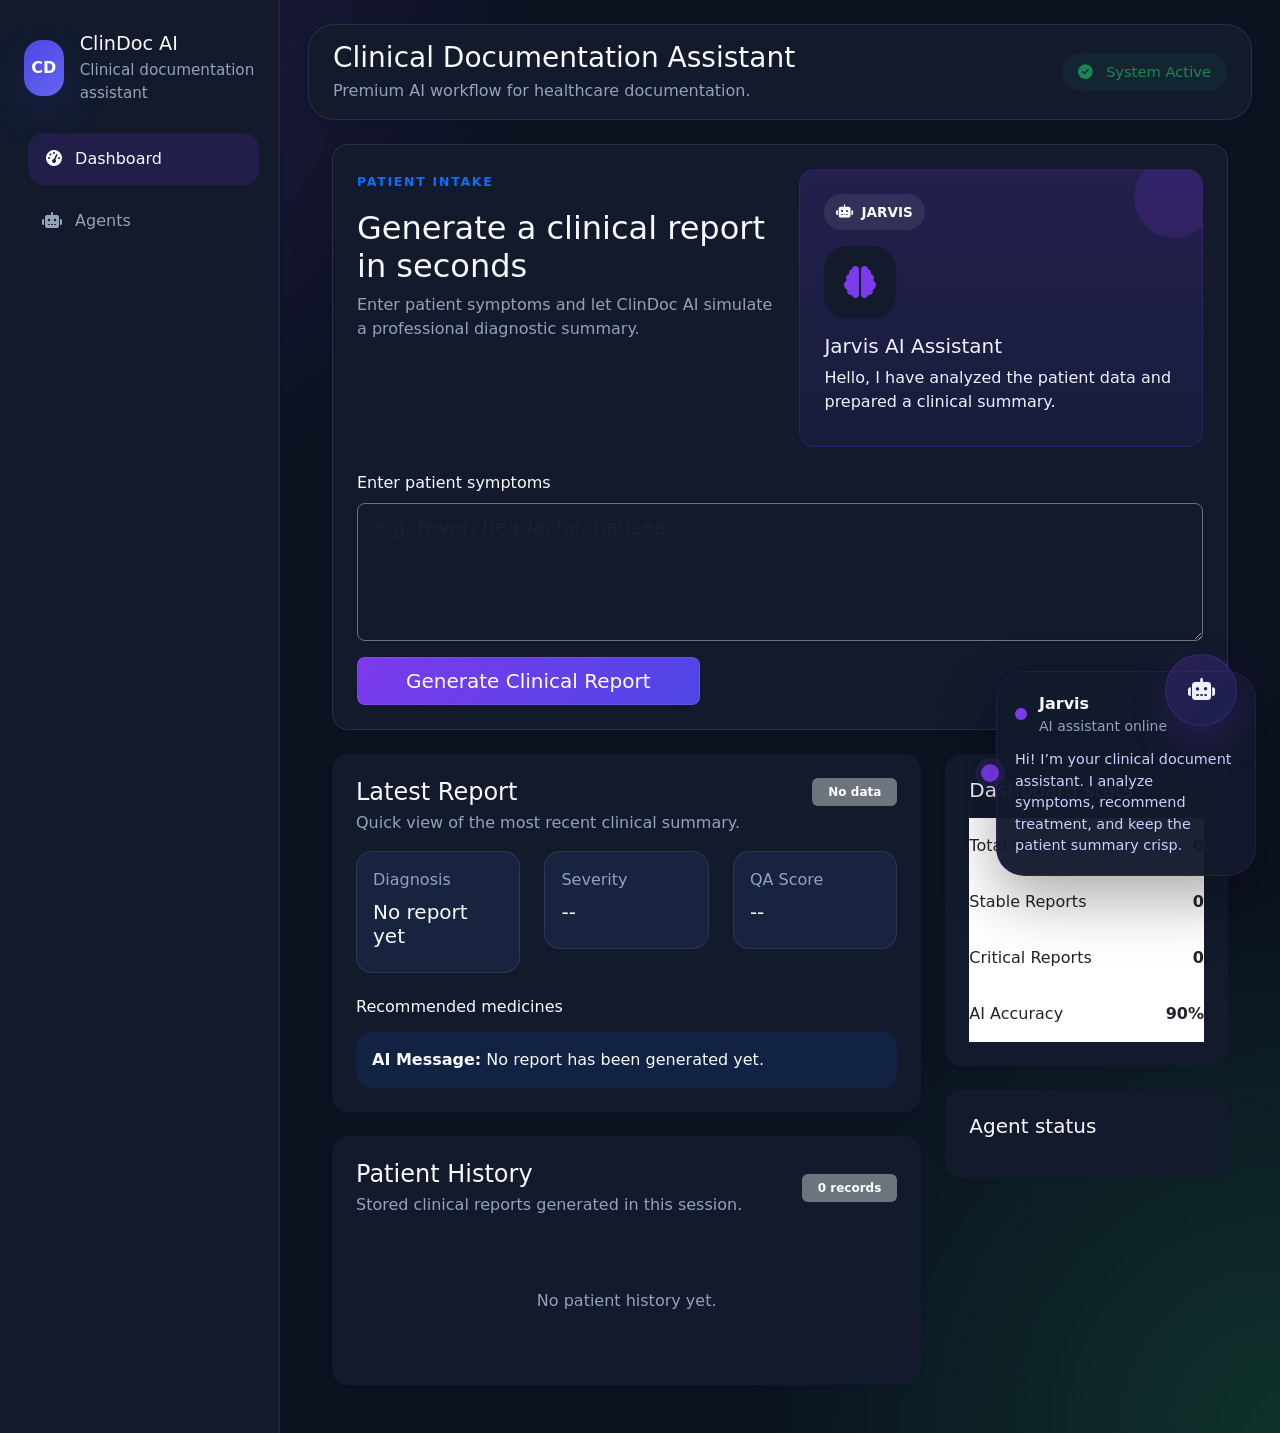
<file: index.html>
<!doctype html>
<html lang="en">
  <head>
    <meta charset="utf-8" />
    <meta name="viewport" content="width=device-width, initial-scale=1" />
    <title>ClinDoc AI</title>
    <link rel="stylesheet" href="https://cdnjs.cloudflare.com/ajax/libs/font-awesome/6.5.1/css/all.min.css" />
    <link rel="stylesheet" href="https://cdn.jsdelivr.net/npm/bootstrap@5.3.2/dist/css/bootstrap.min.css" />
    <link rel="stylesheet" href="static/style.css" />
  </head>
  <body>
    <div class="app-shell">
      <aside class="sidebar bg-white shadow-sm">
        <div class="sidebar-brand">
          <div class="sidebar-logo">CD</div>
          <div>
            <h2>ClinDoc AI</h2>
            <p>Clinical documentation assistant</p>
          </div>
        </div>
        <nav class="nav flex-column sidebar-nav">
          <a class="nav-link active" href="index.html"><i class="fa-solid fa-gauge-high me-2"></i> Dashboard</a>
          <a class="nav-link" href="agents.html"><i class="fa-solid fa-robot me-2"></i> Agents</a>
        </nav>
      </aside>

      <div class="main-panel">
        <header class="topbar d-flex align-items-center justify-content-between px-4 py-3 shadow-sm mb-4">
          <div>
            <h3 class="mb-1">Clinical Documentation Assistant</h3>
            <p class="text-muted mb-0">Premium AI workflow for healthcare documentation.</p>
          </div>
          <div class="status-chip px-3 py-2 rounded-pill bg-success bg-opacity-10 text-success">
            <i class="fa-solid fa-circle-check me-2"></i> System Active
          </div>
        </header>

        <main class="px-4 pb-4">
          <div class="dashboard-grid">
            <section class="hero-card p-4 rounded-4 shadow-sm">
              <div class="d-flex flex-column flex-md-row justify-content-between gap-3 align-items-start">
                <div>
                  <span class="eyebrow text-primary">Patient intake</span>
                  <h2 class="mt-3">Generate a clinical report in seconds</h2>
                  <p class="text-muted">Enter patient symptoms and let ClinDoc AI simulate a professional diagnostic summary.</p>
                </div>
                <div class="assistant-panel p-4 rounded-4 position-relative overflow-hidden">
                  <div class="jarvis-badge"><i class="fa-solid fa-robot"></i> JARVIS</div>
                  <div class="assistant-avatar mb-3 shadow-sm"><i class="fa-solid fa-brain fa-2x"></i></div>
                  <h5>Jarvis AI Assistant</h5>
                  <p class="mb-2">Hello, I have analyzed the patient data and prepared a clinical summary.</p>
                  <div class="pulse-ring"></div>
                </div>
              </div>

              <form id="symptom-form" class="mt-4">
                <div class="mb-3">
                  <label for="symptoms-input" class="form-label">Enter patient symptoms</label>
                  <textarea class="form-control form-control-lg shadow-sm bg-surface text-white border-secondary" id="symptoms-input" rows="4" placeholder="e.g. fever, headache, nausea"></textarea>
                </div>
                <button type="submit" class="btn btn-primary btn-lg px-5 shadow-sm">Generate Clinical Report</button>
              </form>
            </section>

            <div class="jarvis-widget">
              <div class="jarvis-bot"><i class="fa-solid fa-robot"></i></div>
              <div class="jarvis-header">
                <div class="jarvis-dot"></div>
                <div>
                  <strong>Jarvis</strong>
                  <div class="text-muted small">AI assistant online</div>
                </div>
              </div>
              <div class="jarvis-text">Hi! I’m your clinical document assistant. I analyze symptoms, recommend treatment, and keep the patient summary crisp.</div>
            </div>

            <div class="row g-4">
              <div class="col-lg-8">
                <section class="report-card p-4 rounded-4 shadow-sm mb-4">
                  <div class="d-flex align-items-start justify-content-between flex-wrap gap-3 mb-3">
                    <div>
                      <h4 class="mb-1">Latest Report</h4>
                      <p class="text-muted mb-0">Quick view of the most recent clinical summary.</p>
                    </div>
                    <span id="latest-status-badge" class="badge bg-secondary py-2 px-3">No data</span>
                  </div>

                  <div class="row gy-4">
                    <div class="col-md-4">
                      <div class="stat-card p-3 rounded-4 bg-surface-soft">
                        <span class="text-muted">Diagnosis</span>
                        <h5 class="mt-2" id="latest-diagnosis">No report yet</h5>
                      </div>
                    </div>
                    <div class="col-md-4">
                      <div class="stat-card p-3 rounded-4 bg-surface-soft">
                        <span class="text-muted">Severity</span>
                        <h5 class="mt-2" id="latest-severity">--</h5>
                      </div>
                    </div>
                    <div class="col-md-4">
                      <div class="stat-card p-3 rounded-4 bg-surface-soft">
                        <span class="text-muted">QA Score</span>
                        <h5 class="mt-2" id="latest-qa">--</h5>
                      </div>
                    </div>
                  </div>

                  <div class="mt-4">
                    <h6>Recommended medicines</h6>
                    <div class="row g-3" id="medicines-list"></div>
                  </div>

                  <div class="mt-4 p-3 rounded-4 bg-primary bg-opacity-10">
                    <strong>AI Message:</strong>
                    <span id="ai-message-text">No report has been generated yet.</span>
                  </div>
                </section>

                <section class="history-card p-4 rounded-4 shadow-sm bg-surface">
                  <div class="d-flex align-items-center justify-content-between mb-4">
                    <div>
                      <h4 class="mb-1">Patient History</h4>
                      <p class="text-muted mb-0">Stored clinical reports generated in this session.</p>
                    </div>
                    <span id="report-count" class="badge bg-secondary py-2 px-3">0 records</span>
                  </div>

                  <div class="row g-3" id="history-container"></div>
                </section>
              </div>

              <div class="col-lg-4">
                <section class="stats-panel p-4 rounded-4 shadow-sm bg-surface mb-4">
                  <h5 class="mb-3">Dashboard stats</h5>
                  <div class="list-group list-group-flush">
                    <div class="list-group-item d-flex justify-content-between align-items-center px-0 py-3 border-0">
                      <span>Total Reports</span>
                      <strong id="total-reports">0</strong>
                    </div>
                    <div class="list-group-item d-flex justify-content-between align-items-center px-0 py-3 border-0">
                      <span>Stable Reports</span>
                      <strong id="stable-reports">0</strong>
                    </div>
                    <div class="list-group-item d-flex justify-content-between align-items-center px-0 py-3 border-0">
                      <span>Critical Reports</span>
                      <strong id="critical-reports">0</strong>
                    </div>
                    <div class="list-group-item d-flex justify-content-between align-items-center px-0 py-3 border-0">
                      <span>AI Accuracy</span>
                      <strong id="ai-accuracy">0%</strong>
                    </div>
                  </div>
                </section>

                <section class="agent-summary p-4 rounded-4 shadow-sm bg-surface">
                  <h5 class="mb-3">Agent status</h5>
                  <div class="d-flex flex-column gap-3" id="agent-summary-list"></div>
                </section>
              </div>
            </div>
          </div>
        </main>
      </div>
    </div>

    <script src="static/main.js"></script>
  </body>
</html>
</file>
<file: static/style.css>
:root {
  --bg: #0b1220;
  --surface: #121a2c;
  --surface-soft: #17233f;
  --text: #f8fafc;
  --muted: #94a3b8;
  --primary: #7c3aed;
  --primary-soft: rgba(124, 58, 237, 0.16);
  --success: #22c55e;
  --danger: #ef4444;
  --border: rgba(148, 163, 184, 0.16);
  --shadow: 0 24px 50px rgba(0, 0, 0, 0.35);
}

* {
  box-sizing: border-box;
}

body {
  margin: 0;
  min-height: 100vh;
  background: radial-gradient(circle at top left, rgba(124, 58, 237, 0.22), transparent 28%),
    radial-gradient(circle at bottom right, rgba(34, 197, 94, 0.18), transparent 28%),
    var(--bg);
  color: var(--text);
  font-family: Inter, system-ui, -apple-system, BlinkMacSystemFont, 'Segoe UI', sans-serif;
}

.bg-white {
  background-color: var(--surface) !important;
}

.bg-light {
  background-color: var(--surface-soft) !important;
}

.bg-surface {
  background-color: var(--surface) !important;
  color: var(--text) !important;
}

.bg-surface-soft {
  background-color: var(--surface-soft) !important;
  color: var(--text) !important;
}

.bg-primary-soft {
  background-color: rgba(124, 58, 237, 0.12) !important;
}

.text-muted {
  color: var(--muted) !important;
}

.border {
  border-color: var(--border) !important;
}

.btn-primary {
  background: linear-gradient(135deg, #7c3aed, #4f46e5) !important;
  border: 1px solid rgba(255, 255, 255, 0.08);
  box-shadow: 0 12px 24px rgba(124, 58, 237, 0.18);
}

.btn-primary:hover {
  background: linear-gradient(135deg, #8b5cf6, #6d28d9) !important;
}

img {
  max-width: 100%;
}

a {
  text-decoration: none;
}

button:focus,
input:focus,
textarea:focus {
  outline: none;
  box-shadow: 0 0 0 4px rgba(79, 70, 229, 0.14);
}

.app-shell {
  display: grid;
  grid-template-columns: 280px 1fr;
  min-height: 100vh;
}

.sidebar {
  display: flex;
  flex-direction: column;
  gap: 28px;
  padding: 32px 24px;
  background: #0f1728;
  border-right: 1px solid rgba(148, 163, 184, 0.12);
}

.sidebar-brand {
  display: flex;
  gap: 16px;
  align-items: center;
}

.sidebar-logo {
  width: 56px;
  height: 56px;
  border-radius: 18px;
  background: linear-gradient(135deg, #4f46e5, #6366f1);
  color: white;
  display: grid;
  place-items: center;
  font-weight: 700;
  box-shadow: 0 18px 40px rgba(79, 70, 229, 0.18);
}

.sidebar-brand h2 {
  margin: 0;
  font-size: 1.2rem;
}

.sidebar-brand p {
  margin: 4px 0 0;
  color: var(--muted);
  font-size: 0.95rem;
}

.sidebar-nav {
  display: flex;
  flex-direction: column;
  gap: 10px;
}

.nav-link {
  color: var(--muted);
  padding: 14px 18px;
  border-radius: 16px;
  transition: background 180ms ease, transform 180ms ease, color 180ms ease;
}

.nav-link:hover,
.nav-link.active {
  background: rgba(124, 58, 237, 0.15);
  color: var(--text);
  transform: translateX(4px);
}

.main-panel {
  padding: 24px 28px;
}

.topbar {
  border-radius: 26px;
  background: var(--surface);
  border: 1px solid var(--border);
}

.status-chip {
  font-size: 0.92rem;
}

.eyebrow {
  text-transform: uppercase;
  letter-spacing: 0.14em;
  font-size: 0.78rem;
  font-weight: 700;
}

.dashboard-grid {
  display: flex;
  flex-direction: column;
  gap: 24px;
}

.hero-card {
  border-radius: 32px;
  background: var(--surface);
  border: 1px solid var(--border);
  box-shadow: var(--shadow);
}

.assistant-panel {
  min-width: 280px;
  position: relative;
  background: linear-gradient(180deg, rgba(124, 58, 237, 0.18), rgba(79, 70, 229, 0.08));
  border: 1px solid rgba(124, 58, 237, 0.18);
}

.jarvis-badge {
  display: inline-flex;
  gap: 8px;
  align-items: center;
  padding: 8px 12px;
  border-radius: 999px;
  background: rgba(255, 255, 255, 0.08);
  color: #f8fafc;
  font-size: 0.85rem;
  font-weight: 700;
  margin-bottom: 16px;
}

.assistant-panel h5,
.assistant-panel p {
  color: #eef2ff;
}

.jarvis-widget {
  position: fixed;
  right: 24px;
  bottom: 24px;
  width: 260px;
  border-radius: 28px;
  background: rgba(18, 26, 44, 0.96);
  border: 1px solid rgba(124, 58, 237, 0.16);
  box-shadow: 0 24px 60px rgba(0, 0, 0, 0.32);
  padding: 20px 18px 18px;
  z-index: 1000;
  animation: float-widget 6s ease-in-out infinite;
}

.jarvis-widget::before {
  content: '';
  position: absolute;
  left: -16px;
  top: 50%;
  transform: translateY(-50%);
  width: 18px;
  height: 18px;
  background: rgba(124, 58, 237, 0.85);
  border-radius: 50%;
  box-shadow: 0 0 0 6px rgba(124, 58, 237, 0.12);
}

.jarvis-bot {
  position: absolute;
  right: 18px;
  top: -18px;
  width: 72px;
  height: 72px;
  border-radius: 50%;
  background: linear-gradient(135deg, rgba(124, 58, 237, 0.22), rgba(79, 70, 229, 0.18));
  border: 1px solid rgba(124, 58, 237, 0.28);
  display: grid;
  place-items: center;
  color: #eef2ff;
  animation: float-bot 4s ease-in-out infinite;
  box-shadow: 0 18px 40px rgba(124, 58, 237, 0.18);
}

.jarvis-bot i {
  font-size: 1.35rem;
}

@keyframes float-widget {
  0%, 100% { transform: translateY(0); }
  50% { transform: translateY(-10px); }
}

@keyframes float-bot {
  0%, 100% { transform: translateY(0) rotate(0deg); }
  25% { transform: translateY(-6px) rotate(-2deg); }
  50% { transform: translateY(-10px) rotate(0deg); }
  75% { transform: translateY(-6px) rotate(2deg); }
}

.jarvis-header {
  display: flex;
  align-items: center;
  gap: 12px;
  margin-bottom: 12px;
}

.jarvis-dot {
  width: 12px;
  height: 12px;
  border-radius: 50%;
  background: #7c3aed;
  animation: pulse-dot 1.8s infinite ease-in-out;
}

@keyframes pulse-dot {
  0%, 100% { transform: scale(0.9); opacity: 0.8; }
  50% { transform: scale(1.2); opacity: 1; }
}

.jarvis-text {
  font-size: 0.9rem;
  color: #c7d2fe;
  line-height: 1.5;
}

.assistant-avatar {
  width: 72px;
  height: 72px;
  border-radius: 24px;
  background: var(--surface);
  color: var(--primary);
  display: grid;
  place-items: center;
  box-shadow: var(--shadow);
}

.pulse-ring {
  position: absolute;
  right: -12px;
  top: -12px;
  width: 80px;
  height: 80px;
  border-radius: 50%;
  background: var(--primary-soft);
  animation: pulse 2.4s infinite ease-in-out;
}

@keyframes pulse {
  0%, 100% { transform: scale(0.92); opacity: 0.6; }
  50% { transform: scale(1.08); opacity: 0.25; }
}

.report-card,
.history-card,
.stats-panel,
.agent-summary,
.agent-card,
.medical-panel {
  border-radius: 28px;
}

.stat-card,
.medicine-card,
.history-card-item,
.agent-summary-card {
  border-radius: 22px;
}

.stat-card,
.medicine-card,
.agent-summary-card,
.history-card-item {
  border: 1px solid var(--border);
  background: var(--surface-soft);
}

.report-card,
.history-card,
.stats-panel,
.agent-summary,
.agent-card {
  background: var(--surface);
  box-shadow: var(--shadow);
}

.history-card-item {
  background: var(--surface-soft);
}

.agent-card {
  transition: transform 180ms ease, box-shadow 180ms ease;
}

.agent-card:hover {
  transform: translateY(-4px);
}

.agent-icon {
  width: 52px;
  height: 52px;
  border-radius: 18px;
  display: grid;
  place-items: center;
}

.agent-card .agent-icon {
  background: var(--primary-soft);
}

@media (max-width: 1100px) {
  .app-shell {
    grid-template-columns: 1fr;
  }

  .main-panel {
    padding: 20px;
  }
}

@media (max-width: 720px) {
  .topbar,
  .hero-card,
  .report-card,
  .history-card,
  .stats-panel,
  .agent-summary,
  .agent-card {
    border-radius: 20px;
  }

  .assistant-panel {
    min-width: auto;
  }

  .jarvis-widget {
    display: none;
  }

  .app-shell {
    grid-template-columns: 1fr;
  }

  .sidebar {
    padding: 20px;
  }

  .main-panel {
    padding: 18px;
  }
}
</file>
